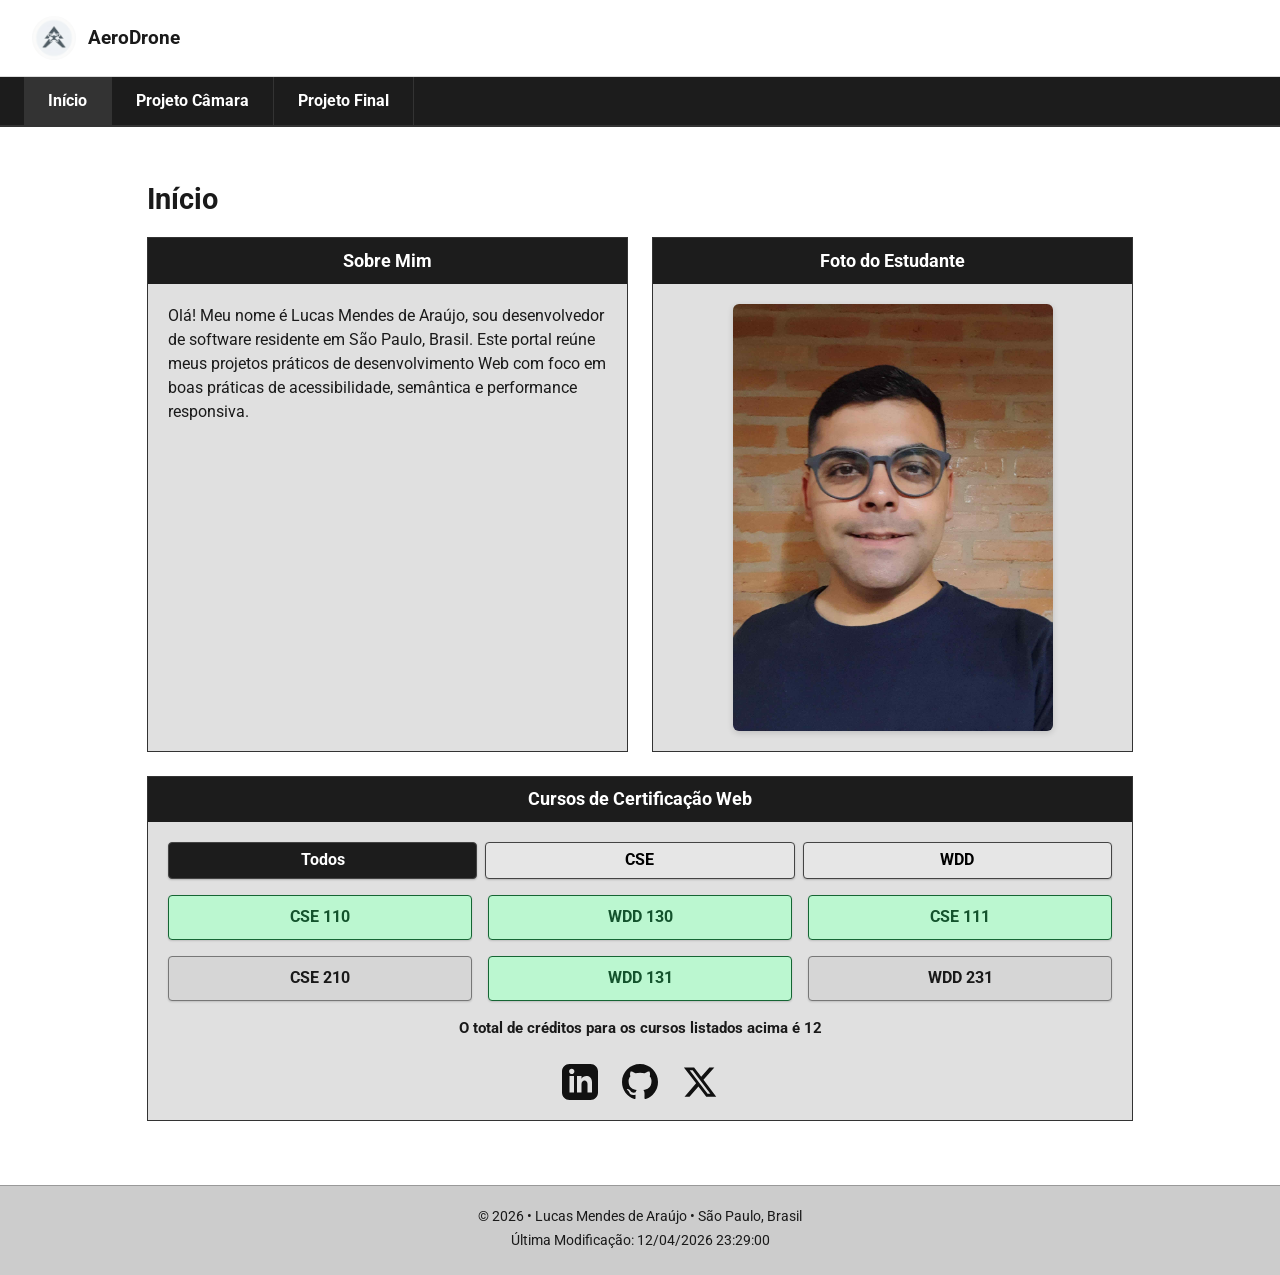
<file: index.html>
<!DOCTYPE html>
<html lang="pt-BR">
<head>
  <meta charset="UTF-8">
  <meta name="viewport" content="width=device-width, initial-scale=1.0">
  <title>Página Inicial - AeroDrone</title>
  <meta name="description" content="Página inicial do curso WDD 231 com perfil e listagem de certificados de cursos de Lucas Mendes de Araújo.">
  <meta name="author" content="Lucas Mendes de Araújo">
  <meta property="og:title" content="Página Inicial - AeroDrone">
  <meta property="og:description" content="Página inicial do curso WDD 231 com perfil e listagem de certificados de cursos de Lucas Mendes de Araújo.">
  <meta property="og:image" content="https://seusite.github.io/wdd231/imagens/perfil.jpg">
  <meta property="og:url" content="https://seusite.github.io/wdd231/index.html">

  <link rel="preconnect" href="https://fonts.googleapis.com">
  <link rel="preconnect" href="https://fonts.gstatic.com" crossorigin>
  <link rel="preload" as="style" href="https://fonts.googleapis.com/css2?family=Roboto:wght@400;700&display=swap">
  <link rel="stylesheet" href="https://fonts.googleapis.com/css2?family=Roboto:wght@400;700&display=swap" media="print" onload="this.media='all'">
  <noscript>
    <link rel="stylesheet" href="https://fonts.googleapis.com/css2?family=Roboto:wght@400;700&display=swap">
  </noscript>

  <link rel="stylesheet" href="estilos/normalize.css">
  <link rel="stylesheet" href="estilos/telas-pequenas.css">
  <link rel="stylesheet" href="estilos/telas-grandes.css" media="(min-width: 768px)">
  <link rel="icon" href="favicon.ico">

  <script src="scripts/navegacao.js" defer></script>
  <script src="scripts/data.js" defer></script>
  <script src="scripts/curso.js" defer></script>
</head>
<body>
  <header>
    <div class="topo-header">
      <div class="logo-container">
        <img src="imagens/aerodrone.jpg" alt="Logótipo AeroDrone" width="44" height="44">
        <span>AeroDrone</span>
      </div>
      <button id="menu-hamburguer" aria-label="Alternar menu de navegação">&#9776;</button>
    </div>
    <nav id="menu-navegacao">
      <a href="index.html" class="ativo">Início</a>
      <a href="#">Projeto Câmara</a>
      <a href="#">Projeto Final</a>
    </nav>
  </header>

  <main>
    <h1>Início</h1>

    <div class="grade-conteudo">
      <section class="painel painel-sobre">
        <h2 class="cabecalho-faixa">Sobre Mim</h2>
        <div class="corpo-painel">
          <p>Olá! Meu nome é Lucas Mendes de Araújo, sou desenvolvedor de software residente em São Paulo, Brasil. Este portal reúne meus projetos práticos de desenvolvimento Web com foco em boas práticas de acessibilidade, semântica e performance responsiva.</p>
        </div>
      </section>

      <section class="painel painel-foto">
        <h2 class="cabecalho-faixa">Foto do Estudante</h2>
        <div class="corpo-painel corpo-foto">
          <img src="imagens/perfil.jpg" alt="Fotografia de Lucas Mendes de Araújo" width="300" height="400" loading="lazy">
        </div>
      </section>

      <section class="painel painel-certificados">
        <h2 class="cabecalho-faixa">Cursos de Certificação Web</h2>
        <div class="corpo-painel corpo-certificados">
          <div class="filtros-cursos">
            <button id="btn-todos" class="btn-filtro ativo">Todos</button>
            <button id="btn-cse" class="btn-filtro">CSE</button>
            <button id="btn-wdd" class="btn-filtro">WDD</button>
          </div>

          <div id="container-cursos" class="container-cursos"></div>

          <p class="total-creditos">O total de créditos para os cursos listados acima é <span id="valor-creditos">0</span></p>

          <div class="social-links-meio">
            <a href="https://linkedin.com" target="_blank" rel="noopener noreferrer" aria-label="LinkedIn">
              <svg width="36" height="36" viewBox="0 0 24 24" fill="currentColor"><path d="M19 0h-14c-2.761 0-5 2.239-5 5v14c0 2.761 2.239 5 5 5h14c2.762 0 5-2.239 5-5v-14c0-2.761-2.238-5-5-5zm-11 19h-3v-11h3v11zm-1.5-12.268c-.966 0-1.75-.79-1.75-1.764s.784-1.764 1.75-1.764 1.75.79 1.75 1.764-.783 1.764-1.75 1.764zm13.5 12.268h-3v-5.604c0-3.368-4-3.113-4 0v5.604h-3v-11h3v1.765c1.396-2.586 7-2.777 7 2.476v6.759z"/></svg>
            </a>
            <a href="https://github.com" target="_blank" rel="noopener noreferrer" aria-label="GitHub">
              <svg width="36" height="36" viewBox="0 0 24 24" fill="currentColor"><path d="M12 0C5.37 0 0 5.37 0 12c0 5.31 3.435 9.795 8.205 11.385.6.105.825-.255.825-.57 0-.285-.015-1.23-.015-2.235-3.015.555-3.795-.735-4.035-1.41-.135-.345-.72-1.41-1.23-1.695-.42-.225-1.02-.78-.015-.795.945-.015 1.62.87 1.845 1.23 1.08 1.815 2.805 1.305 3.495.99.105-.78.42-1.305.765-1.605-2.67-.3-5.46-1.335-5.46-5.925 0-1.305.465-2.385 1.23-3.225-.12-.3-.54-1.53.12-3.18 0 0 1.005-.315 3.3 1.23.96-.27 1.98-.405 3-.405s2.04.135 3 .405c2.295-1.56 3.3-1.23 3.3-1.23.66 1.65.24 2.88.12 3.18.765.84 1.23 1.905 1.23 3.225 0 4.605-2.805 5.625-5.475 5.925.435.375.81 1.095.81 2.22 0 1.605-.015 2.895-.015 3.3 0 .315.225.69.825.57A12.02 12.02 0 0024 12c0-6.63-5.37-12-12-12z"/></svg>
            </a>
            <a href="https://x.com" target="_blank" rel="noopener noreferrer" aria-label="X">
              <svg width="36" height="36" viewBox="0 0 24 24" fill="currentColor"><path d="M18.244 2.25h3.308l-7.227 8.26 8.502 11.24H16.17l-5.214-6.817L4.99 21.75H1.68l7.73-8.835L1.254 2.25H8.08l4.713 6.231zm-1.161 17.52h1.833L7.084 4.126H5.117z"/></svg>
            </a>
          </div>
        </div>
      </section>
    </div>
  </main>

  <footer>
    <p>&copy; <span id="anoAtual"></span> • Lucas Mendes de Araújo • São Paulo, Brasil</p>
    <p id="ultimaModificacao"></p>
  </footer>
</body>
</html>
</file>
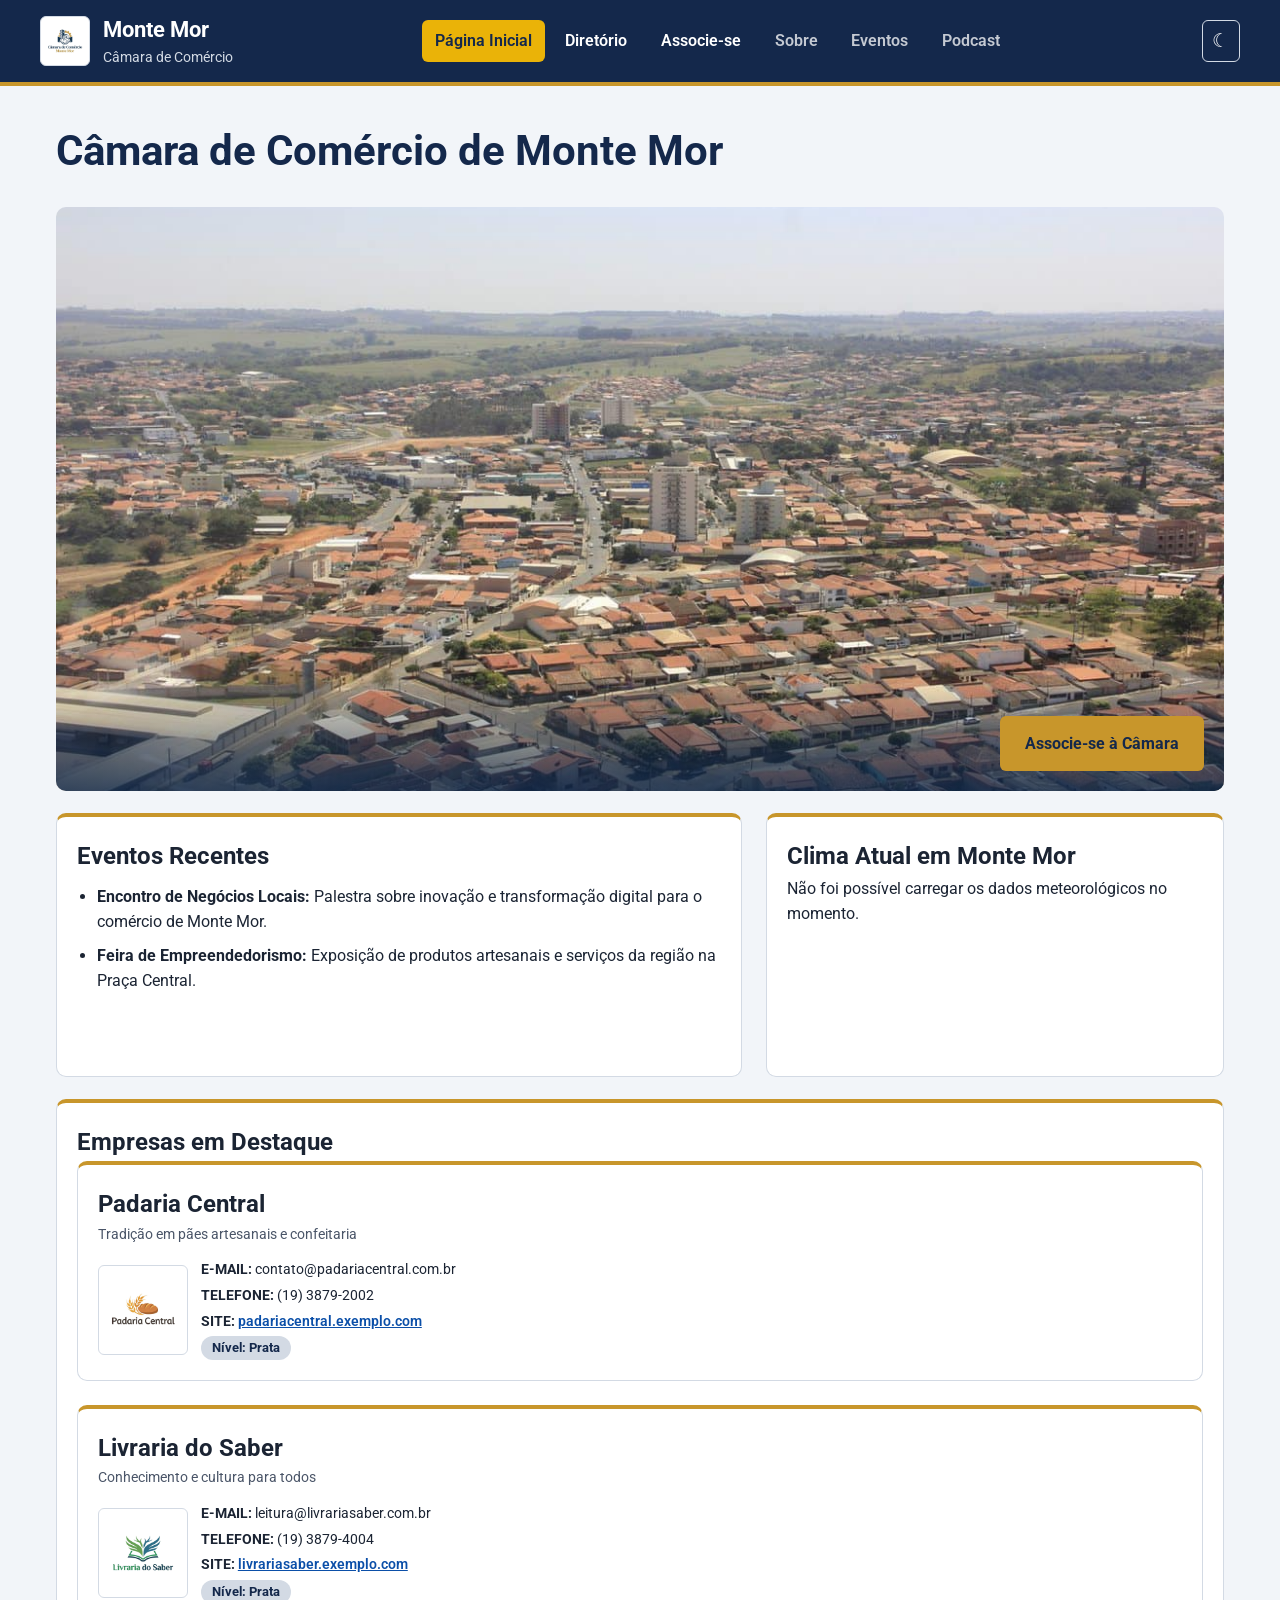
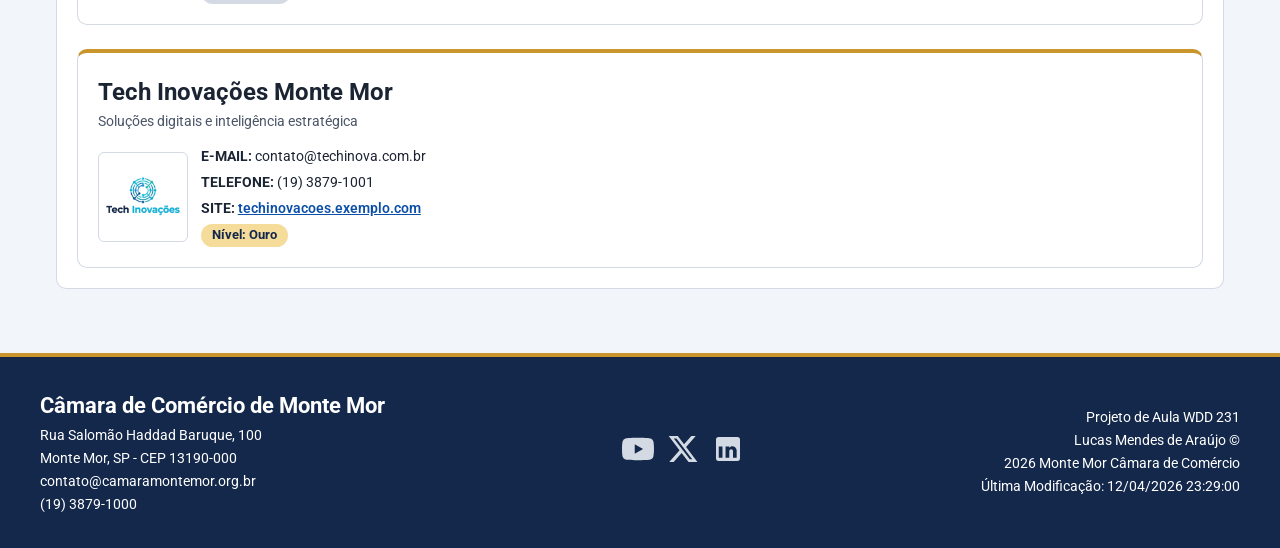
<file: camara/index.html>
<!DOCTYPE html>
<html lang="pt-BR">
<head>
  <meta charset="UTF-8">
  <meta name="viewport" content="width=device-width, initial-scale=1.0">
  <title>Página Inicial | Câmara de Comércio de Monte Mor</title>
  <meta name="description" content="Página oficial da Câmara de Comércio de Monte Mor. Conheça as empresas locais, eventos em destaque e previsões climáticas atualizadas.">
  <meta name="author" content="Lucas Mendes de Araújo">

  <link rel="icon" href="imagens/camara.ico" type="image/x-icon">
  <link rel="preload" as="image" href="imagens/hero.jpg" fetchpriority="high">

  <link rel="preconnect" href="https://fonts.googleapis.com">
  <link rel="preconnect" href="https://fonts.gstatic.com" crossorigin>
  <link href="https://fonts.googleapis.com/css2?family=Roboto:wght@400;600;700&display=swap" rel="stylesheet" media="print" onload="this.media='all'">
  <noscript>
    <link href="https://fonts.googleapis.com/css2?family=Roboto:wght@400;600;700&display=swap" rel="stylesheet">
  </noscript>

  <meta property="og:title" content="Página Inicial | Câmara de Comércio de Monte Mor">
  <meta property="og:description" content="Página oficial da Câmara de Comércio de Monte Mor. Conheça as empresas locais, eventos em destaque e previsões climáticas atualizadas.">
  <meta property="og:image" content="https://zlucme.github.io/wdd231/camara/imagens/camara-og.jpg">
  <meta property="og:image:width" content="1200">
  <meta property="og:image:height" content="630">
  <meta property="og:url" content="https://zlucme.github.io/wdd231/camara/index.html">
  <meta property="og:type" content="website">
  <meta property="og:site_name" content="Câmara de Comércio de Monte Mor">

  <meta name="twitter:card" content="summary_large_image">
  <meta name="twitter:title" content="Página Inicial | Câmara de Comércio de Monte Mor">
  <meta name="twitter:description" content="Página oficial da Câmara de Comércio de Monte Mor. Conheça as empresas locais, eventos em destaque e previsões climáticas atualizadas.">
  <meta name="twitter:image" content="https://zlucme.github.io/wdd231/camara/imagens/camara-og.jpg">

  <link rel="stylesheet" href="estilos/telas-pequenas.css">
  <link rel="stylesheet" href="estilos/telas-grandes.css" media="(min-width: 768px)">

  <script src="scripts/index.js" defer></script>
</head>
<body>
  <header>
    <div class="header-container">
      <div class="marca">
        <img src="imagens/camara.jpg" alt="Logótipo da Câmara de Comércio de Monte Mor" class="logo-camara" width="50" height="50">
        <div class="marca-texto">
          <span class="nome-camara">Monte Mor</span>
          <span class="subtitulo-camara">Câmara de Comércio</span>
        </div>
      </div>

      <div class="controles-cabecalho">
        <button id="modo-escuro" aria-label="Alternar tema claro e escuro">&#9790;</button>
        <button id="btn-hamburguer" aria-label="Abrir menu de navegação">&#9776;</button>
      </div>

      <nav id="menu-navegacao" aria-label="Navegação principal">
        <ul id="lista-menu">
          <li><a href="index.html" class="active" aria-current="page">Página Inicial</a></li>
          <li><a href="diretorio.html">Diretório</a></li>
          <li><a href="associacao.html">Associe-se</a></li>
          <li><a role="link" title="Em breve" aria-disabled="true">Sobre</a></li>
          <li><a role="link" title="Em breve" aria-disabled="true">Eventos</a></li>
          <li><a role="link" title="Em breve" aria-disabled="true">Podcast</a></li>
        </ul>
      </nav>
    </div>
  </header>

  <main>
    <h1>Câmara de Comércio de Monte Mor</h1>

    <div class="heroi-container">
      <img src="imagens/hero.jpg" alt="Vista panorâmica e comércio de Monte Mor" class="imagem-heroi" width="1200" height="600" fetchpriority="high" decoding="async">
      <a href="associacao.html" class="botao-cta">Associe-se à Câmara</a>
    </div>

    <div class="conteudo-principal-grid">
      <section class="painel-secao eventos-recentes">
        <h2>Eventos Recentes</h2>
        <ul>
          <li><strong>Encontro de Negócios Locais:</strong> Palestra sobre inovação e transformação digital para o comércio de Monte Mor.</li>
          <li><strong>Feira de Empreendedorismo:</strong> Exposição de produtos artesanais e serviços da região na Praça Central.</li>
        </ul>
      </section>

      <section class="painel-secao clima-secao">
        <h2>Clima Atual em Monte Mor</h2>
        <div id="clima-container">
          <p id="clima-carregando">Carregando dados meteorológicos...</p>
        </div>
      </section>
    </div>

    <section class="painel-secao empresas-destaque">
      <h2>Empresas em Destaque</h2>
      <div id="destaques-container" class="grid"></div>
    </section>
  </main>

  <footer>
    <div class="footer-bloco footer-contato">
      <h2>Câmara de Comércio de Monte Mor</h2>
      <p>Rua Salomão Haddad Baruque, 100</p>
      <p>Monte Mor, SP - CEP 13190-000</p>
      <p>contato@camaramontemor.org.br</p>
      <p>(19) 3879-1000</p>
    </div>

    <div class="footer-bloco footer-redes">
      <a href="https://youtube.com" target="_blank" rel="noopener noreferrer" aria-label="Acessar nosso canal no YouTube">
        <svg viewBox="0 0 24 24" class="icone-rede" aria-hidden="true"><path fill="currentColor" d="M23.498 6.186a3.016 3.016 0 0 0-2.122-2.136C19.505 3.545 12 3.545 12 3.545s-7.505 0-9.377.505A3.017 3.017 0 0 0 .502 6.186C0 8.07 0 12 0 12s0 3.93.502 5.814a3.016 3.016 0 0 0 2.122 2.136c1.871.505 9.376.505 9.376.505s7.505 0 9.377-.505a3.015 3.015 0 0 0 2.122-2.136C24 15.93 24 12 24 12s0-3.93-.502-5.814zM9.545 15.568V8.432L15.818 12l-6.273 3.568z"/></svg>
      </a>
      <a href="https://x.com" target="_blank" rel="noopener noreferrer" aria-label="Acessar nosso perfil no X">
        <svg viewBox="0 0 24 24" class="icone-rede" aria-hidden="true"><path fill="currentColor" d="M18.244 2.25h3.308l-7.227 8.26 8.502 11.24H16.17l-5.214-6.817L4.99 21.75H1.68l7.73-8.835L1.254 2.25H8.08l4.713 6.231zm-1.161 17.52h1.833L7.084 4.126H5.117z"/></svg>
      </a>
      <a href="https://linkedin.com" target="_blank" rel="noopener noreferrer" aria-label="Acessar nosso perfil no LinkedIn">
        <svg viewBox="0 0 24 24" class="icone-rede" aria-hidden="true"><path fill="currentColor" d="M19 3a2 2 0 0 1 2 2v14a2 2 0 0 1-2 2H5a2 2 0 0 1-2-2V5a2 2 0 0 1 2-2h14m-.5 15.5v-5.3a3.26 3.26 0 0 0-3.26-3.26c-.85 0-1.84.52-2.28 1.3v-1.11h-2.79v8.37h2.79v-4.93c0-.77.62-1.4 1.39-1.4a1.4 1.4 0 0 1 1.4 1.4v4.93h2.75M6.46 8.76c-.95 0-1.72-.77-1.72-1.72s.77-1.72 1.72-1.72 1.72.77 1.72 1.72-.77 1.72-1.72 1.72m1.4 9.74v-8.37H5.06v8.37z"/></svg>
      </a>
    </div>

    <div class="footer-bloco footer-desenvolvimento">
      <p>Projeto de Aula WDD 231</p>
      <p>Lucas Mendes de Araújo &copy;</p>
      <p><span id="ano-copyright"></span> Monte Mor Câmara de Comércio</p>
      <p>Última Modificação: <span id="ultima-modificacao"></span></p>
    </div>
  </footer>
</body>
</html>
</file>
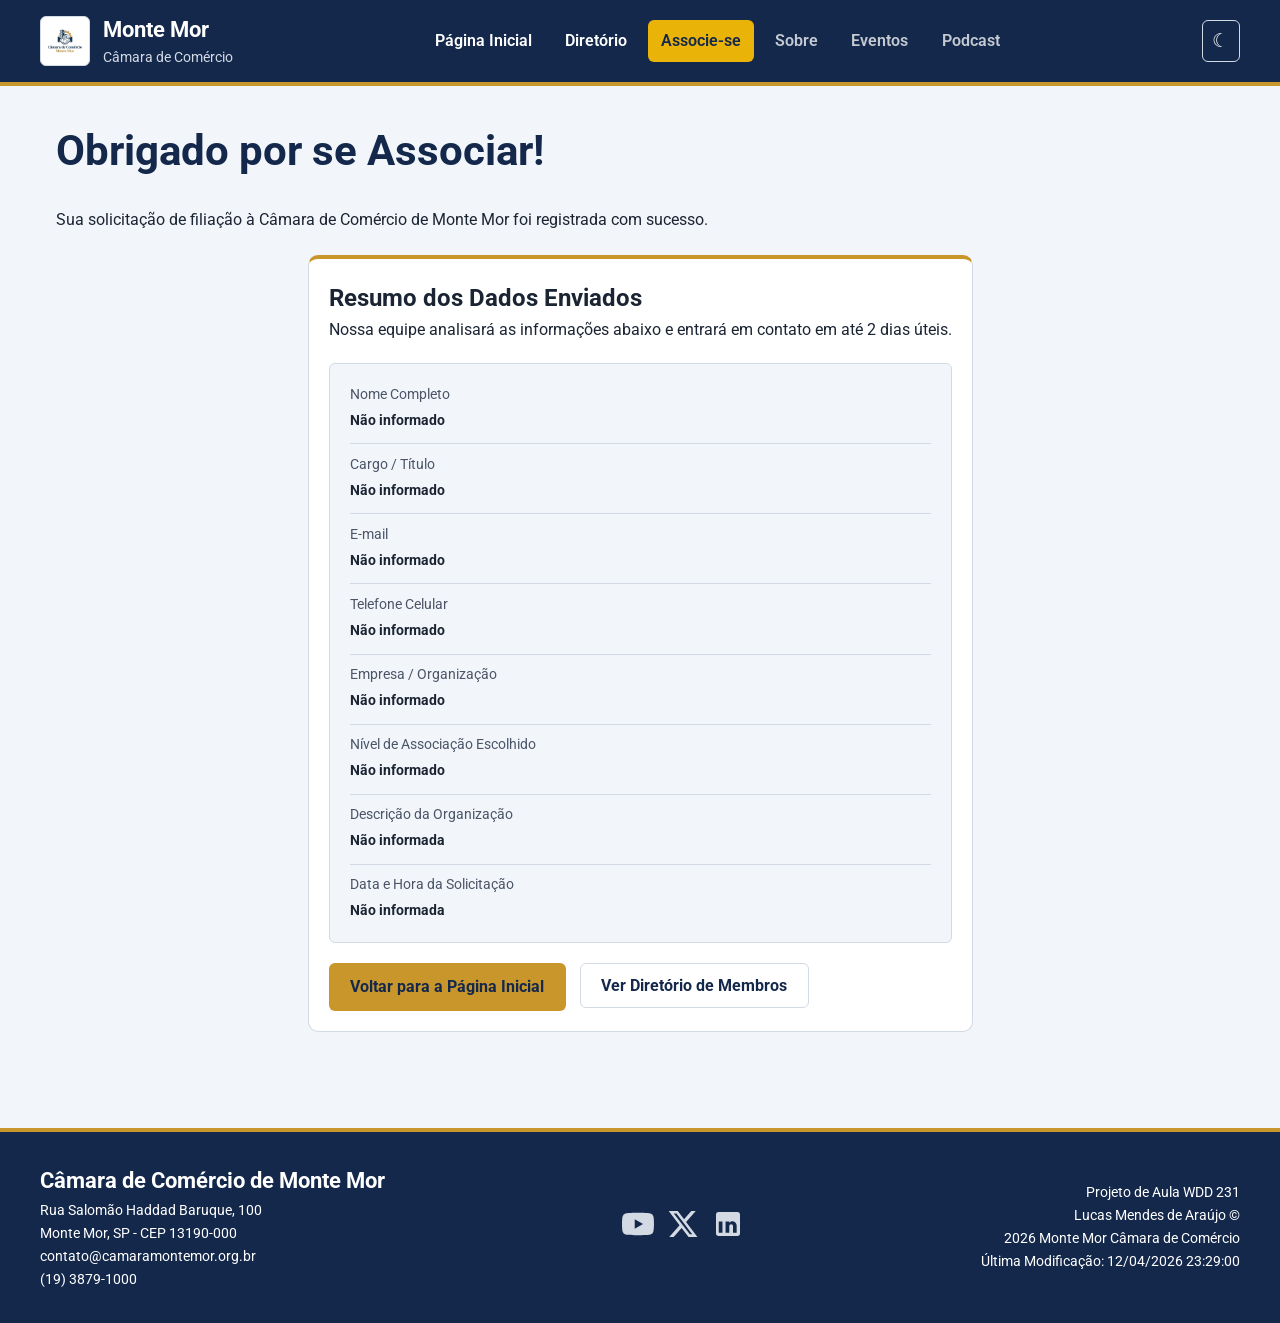
<file: camara/agradecimento.html>
<!DOCTYPE html>
<html lang="pt-BR">
<head>
  <meta charset="UTF-8">
  <meta name="viewport" content="width=device-width, initial-scale=1.0">
  <title>Solicitação Recebida | Câmara de Comércio de Monte Mor</title>
  <meta name="description" content="Confirmação de envio da solicitação de associação à Câmara de Comércio de Monte Mor.">
  <meta name="author" content="Lucas Mendes de Araújo">

  <link rel="icon" href="imagens/camara.ico" type="image/x-icon">

  <link rel="preconnect" href="https://fonts.googleapis.com">
  <link rel="preconnect" href="https://fonts.gstatic.com" crossorigin>
  <link href="https://fonts.googleapis.com/css2?family=Roboto:wght@400;600;700&display=swap" rel="stylesheet" media="print" onload="this.media='all'">
  <noscript>
    <link href="https://fonts.googleapis.com/css2?family=Roboto:wght@400;600;700&display=swap" rel="stylesheet">
  </noscript>

  <link rel="stylesheet" href="estilos/normalize.css">
  <link rel="stylesheet" href="estilos/telas-pequenas.css">
  <link rel="stylesheet" href="estilos/telas-grandes.css">

  <script src="scripts/associacao.js" defer></script>
</head>
<body>
  <header>
    <div class="header-container">
      <div class="marca">
        <img src="imagens/camara.jpg" alt="Logótipo da Câmara de Comércio de Monte Mor" class="logo-camara" width="50" height="50">
        <div class="marca-texto">
          <span class="nome-camara">Monte Mor</span>
          <span class="subtitulo-camara">Câmara de Comércio</span>
        </div>
      </div>

      <div class="controles-cabecalho">
        <button id="modo-escuro" aria-label="Alternar tema claro e escuro">&#9790;</button>
        <button id="btn-hamburguer" aria-label="Abrir menu de navegação">&#9776;</button>
      </div>

      <nav id="menu-navegacao" aria-label="Navegação principal">
        <ul id="lista-menu">
          <li><a href="index.html">Página Inicial</a></li>
          <li><a href="diretorio.html">Diretório</a></li>
          <li><a href="associacao.html" class="active">Associe-se</a></li>
          <li><a role="link" title="Em breve" aria-disabled="true">Sobre</a></li>
          <li><a role="link" title="Em breve" aria-disabled="true">Eventos</a></li>
          <li><a role="link" title="Em breve" aria-disabled="true">Podcast</a></li>
        </ul>
      </nav>
    </div>
  </header>

  <main>
    <h1>Obrigado por se Associar!</h1>
    <p class="intro">Sua solicitação de filiação à Câmara de Comércio de Monte Mor foi registrada com sucesso.</p>

    <section class="painel-secao painel-confirmacao" aria-labelledby="titulo-resumo">
      <h2 id="titulo-resumo">Resumo dos Dados Enviados</h2>
      <p>Nossa equipe analisará as informações abaixo e entrará em contato em até 2 dias úteis.</p>

      <dl id="resumo-associacao" class="lista-resumo">
        <div class="item-resumo">
          <dt>Nome Completo</dt>
          <dd id="resumo-nome">—</dd>
        </div>
        <div class="item-resumo">
          <dt>Cargo / Título</dt>
          <dd id="resumo-cargo">—</dd>
        </div>
        <div class="item-resumo">
          <dt>E-mail</dt>
          <dd id="resumo-email">—</dd>
        </div>
        <div class="item-resumo">
          <dt>Telefone Celular</dt>
          <dd id="resumo-telefone">—</dd>
        </div>
        <div class="item-resumo">
          <dt>Empresa / Organização</dt>
          <dd id="resumo-empresa">—</dd>
        </div>
        <div class="item-resumo">
          <dt>Nível de Associação Escolhido</dt>
          <dd id="resumo-nivel">—</dd>
        </div>
        <div class="item-resumo">
          <dt>Descrição da Organização</dt>
          <dd id="resumo-descricao">—</dd>
        </div>
        <div class="item-resumo">
          <dt>Data e Hora da Solicitação</dt>
          <dd id="resumo-timestamp">—</dd>
        </div>
      </dl>

      <div class="acoes-confirmacao">
        <a href="index.html" class="botao-voltar">Voltar para a Página Inicial</a>
        <a href="diretorio.html" class="botao-secundario">Ver Diretório de Membros</a>
      </div>
    </section>
  </main>

  <footer>
    <div class="footer-bloco footer-contato">
      <h2>Câmara de Comércio de Monte Mor</h2>
      <p>Rua Salomão Haddad Baruque, 100</p>
      <p>Monte Mor, SP - CEP 13190-000</p>
      <p>contato@camaramontemor.org.br</p>
      <p>(19) 3879-1000</p>
    </div>

    <div class="footer-bloco footer-redes">
      <a href="https://youtube.com" target="_blank" rel="noopener noreferrer" aria-label="Acessar nosso canal no YouTube">
        <svg viewBox="0 0 24 24" class="icone-rede" aria-hidden="true"><path fill="currentColor" d="M23.498 6.186a3.016 3.016 0 0 0-2.122-2.136C19.505 3.545 12 3.545 12 3.545s-7.505 0-9.377.505A3.017 3.017 0 0 0 .502 6.186C0 8.07 0 12 0 12s0 3.93.502 5.814a3.016 3.016 0 0 0 2.122 2.136c1.871.505 9.376.505 9.376.505s7.505 0 9.377-.505a3.015 3.015 0 0 0 2.122-2.136C24 15.93 24 12 24 12s0-3.93-.502-5.814zM9.545 15.568V8.432L15.818 12l-6.273 3.568z"/></svg>
      </a>
      <a href="https://x.com" target="_blank" rel="noopener noreferrer" aria-label="Acessar nosso perfil no X">
        <svg viewBox="0 0 24 24" class="icone-rede" aria-hidden="true"><path fill="currentColor" d="M18.244 2.25h3.308l-7.227 8.26 8.502 11.24H16.17l-5.214-6.817L4.99 21.75H1.68l7.73-8.835L1.254 2.25H8.08l4.713 6.231zm-1.161 17.52h1.833L7.084 4.126H5.117z"/></svg>
      </a>
      <a href="https://linkedin.com" target="_blank" rel="noopener noreferrer" aria-label="Acessar nosso perfil no LinkedIn">
        <svg viewBox="0 0 24 24" class="icone-rede" aria-hidden="true"><path fill="currentColor" d="M19 3a2 2 0 0 1 2 2v14a2 2 0 0 1-2 2H5a2 2 0 0 1-2-2V5a2 2 0 0 1 2-2h14m-.5 15.5v-5.3a3.26 3.26 0 0 0-3.26-3.26c-.85 0-1.84.52-2.28 1.3v-1.11h-2.79v8.37h2.79v-4.93c0-.77.62-1.4 1.39-1.4a1.4 1.4 0 0 1 1.4 1.4v4.93h2.75M6.46 8.76c-.95 0-1.72-.77-1.72-1.72s.77-1.72 1.72-1.72 1.72.77 1.72 1.72-.77 1.72-1.72 1.72m1.4 9.74v-8.37H5.06v8.37z"/></svg>
      </a>
    </div>

    <div class="footer-bloco footer-desenvolvimento">
      <p>Projeto de Aula WDD 231</p>
      <p>Lucas Mendes de Araújo &copy;</p>
      <p><span id="ano-copyright"></span> Monte Mor Câmara de Comércio</p>
      <p>Última Modificação: <span id="ultima-modificacao"></span></p>
    </div>
  </footer>
</body>
</html>
</file>
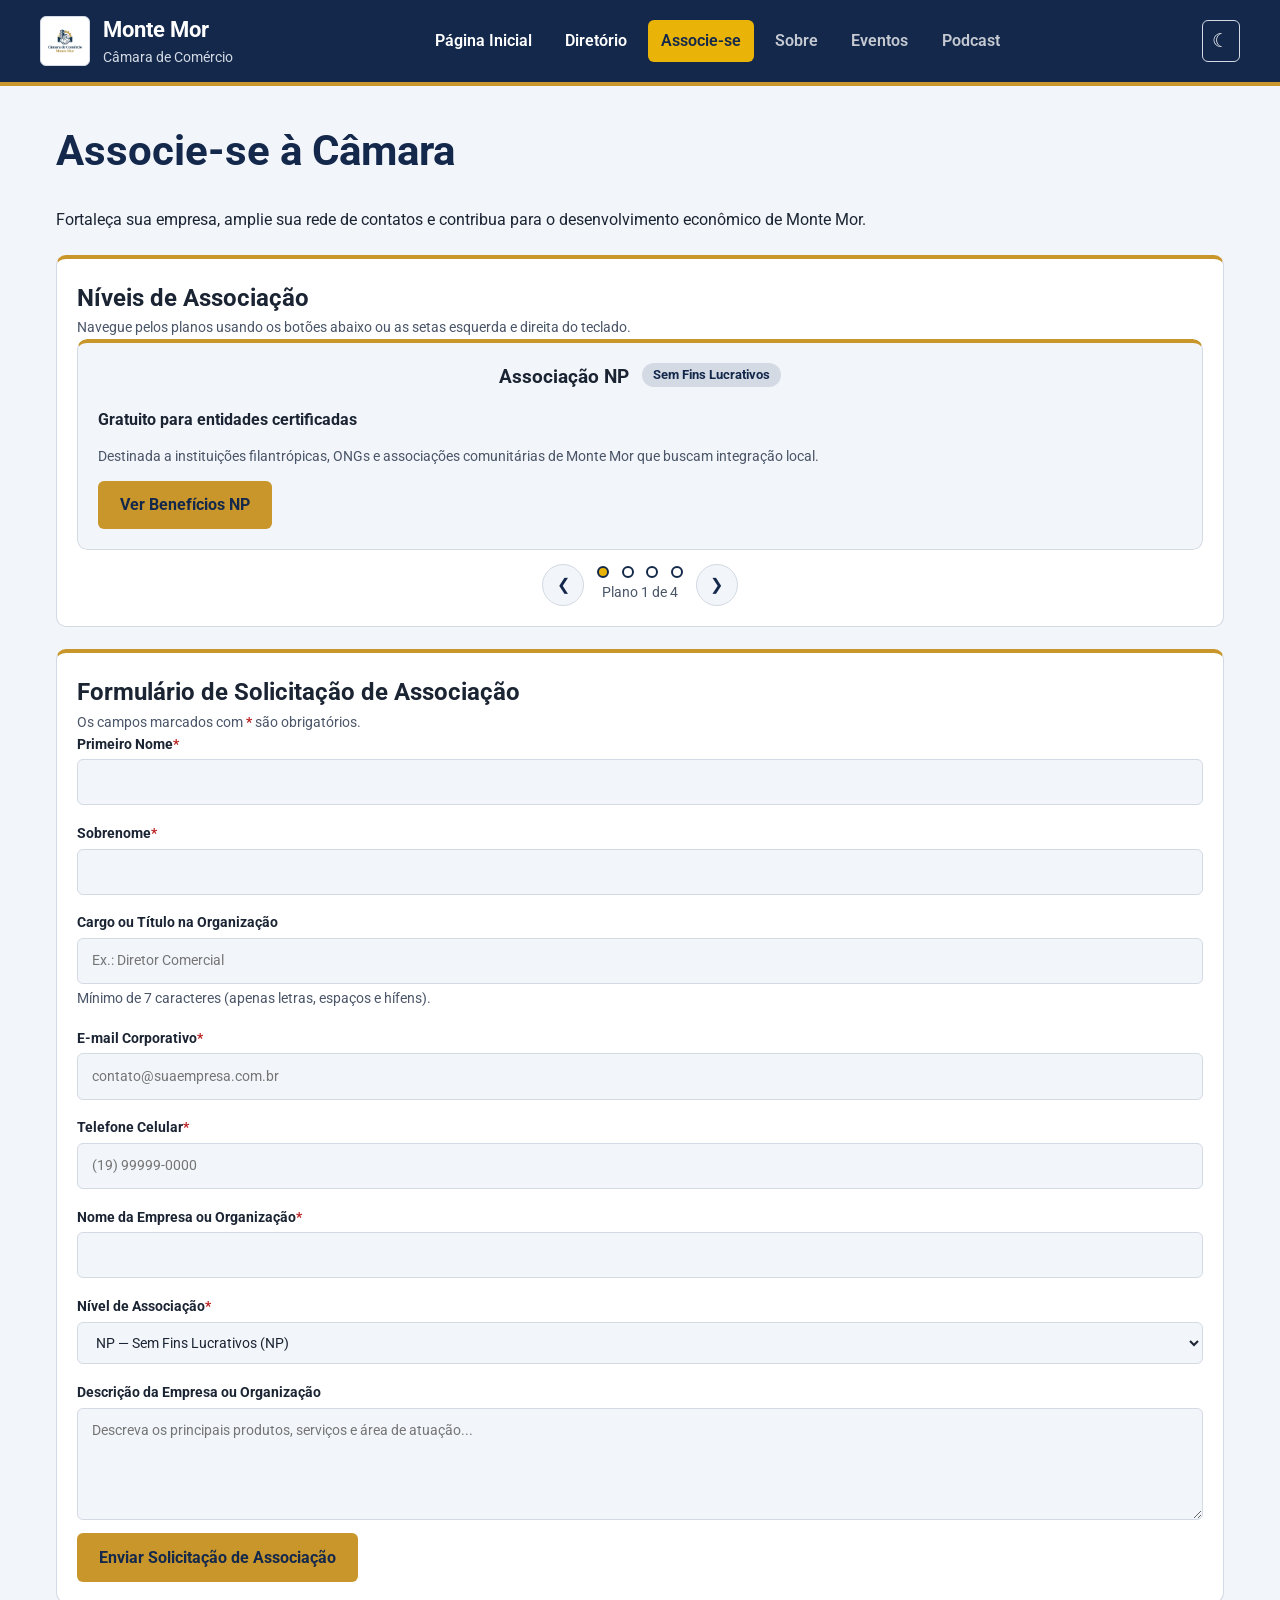
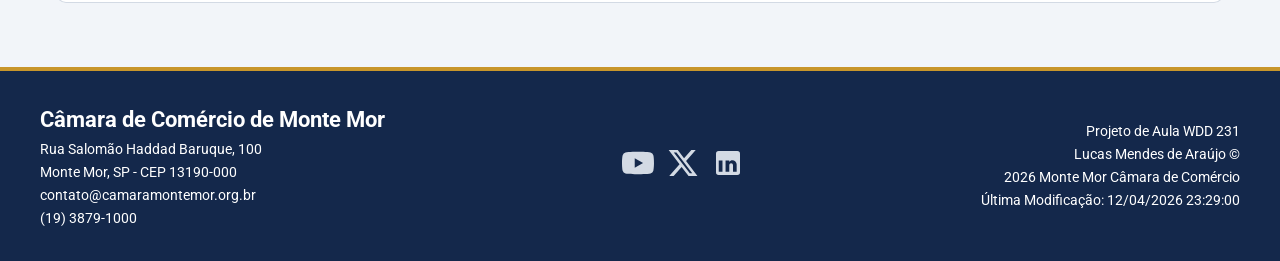
<file: camara/associacao.html>
<!DOCTYPE html>
<html lang="pt-BR">
<head>
  <meta charset="UTF-8">
  <meta name="viewport" content="width=device-width, initial-scale=1.0">
  <title>Associe-se à Câmara | Câmara de Comércio de Monte Mor</title>
  <meta name="description" content="Faça parte da Câmara de Comércio de Monte Mor. Preencha o formulário de associação e conheça os benefícios dos planos NP, Bronze, Prata e Ouro.">
  <meta name="author" content="Lucas Mendes de Araújo">

  <link rel="icon" href="imagens/camara.ico" type="image/x-icon">
  <link rel="preload" as="image" href="imagens/camara.jpg">

  <link rel="preconnect" href="https://fonts.googleapis.com">
  <link rel="preconnect" href="https://fonts.gstatic.com" crossorigin>
  <link href="https://fonts.googleapis.com/css2?family=Roboto:wght@400;600;700&display=swap" rel="stylesheet" media="print" onload="this.media='all'">
  <noscript>
    <link href="https://fonts.googleapis.com/css2?family=Roboto:wght@400;600;700&display=swap" rel="stylesheet">
  </noscript>

  <meta property="og:title" content="Associe-se à Câmara | Câmara de Comércio de Monte Mor">
  <meta property="og:description" content="Faça parte da Câmara de Comércio de Monte Mor. Preencha o formulário de associação e impulsione o seu negócio local.">
  <meta property="og:image" content="https://zlucme.github.io/wdd231/camara/imagens/camara-og.jpg">
  <meta property="og:image:width" content="1200">
  <meta property="og:image:height" content="630">
  <meta property="og:url" content="https://zlucme.github.io/wdd231/camara/associacao.html">
  <meta property="og:type" content="website">
  <meta property="og:site_name" content="Câmara de Comércio de Monte Mor">

  <meta name="twitter:card" content="summary_large_image">
  <meta name="twitter:title" content="Associe-se à Câmara | Câmara de Comércio de Monte Mor">
  <meta name="twitter:description" content="Faça parte da Câmara de Comércio de Monte Mor. Preencha o formulário de associação e impulsione o seu negócio local.">
  <meta name="twitter:image" content="https://zlucme.github.io/wdd231/camara/imagens/camara-og.jpg">

  <link rel="stylesheet" href="estilos/telas-pequenas.css">
  <link rel="stylesheet" href="estilos/telas-grandes.css" media="(min-width: 768px)">

  <script src="scripts/associacao.js" defer></script>
</head>
<body>
  <header>
    <div class="header-container">
      <div class="marca">
        <img src="imagens/camara.jpg" alt="Logótipo da Câmara de Comércio de Monte Mor" class="logo-camara" width="50" height="50">
        <div class="marca-texto">
          <span class="nome-camara">Monte Mor</span>
          <span class="subtitulo-camara">Câmara de Comércio</span>
        </div>
      </div>

      <div class="controles-cabecalho">
        <button id="modo-escuro" aria-label="Alternar tema claro e escuro">&#9790;</button>
        <button id="btn-hamburguer" aria-label="Abrir menu de navegação">&#9776;</button>
      </div>

      <nav id="menu-navegacao" aria-label="Navegação principal">
        <ul id="lista-menu">
          <li><a href="index.html">Página Inicial</a></li>
          <li><a href="diretorio.html">Diretório</a></li>
          <li><a href="associacao.html" class="active" aria-current="page">Associe-se</a></li>
          <li><a role="link" title="Em breve" aria-disabled="true">Sobre</a></li>
          <li><a role="link" title="Em breve" aria-disabled="true">Eventos</a></li>
          <li><a role="link" title="Em breve" aria-disabled="true">Podcast</a></li>
        </ul>
      </nav>
    </div>
  </header>

  <main>
    <h1>Associe-se à Câmara</h1>
    <p class="intro">Fortaleça sua empresa, amplie sua rede de contatos e contribua para o desenvolvimento econômico de Monte Mor.</p>

    <section class="painel-secao" aria-labelledby="titulo-niveis">
      <h2 id="titulo-niveis">Níveis de Associação</h2>
      <p class="slogan">Navegue pelos planos usando os botões abaixo ou as setas esquerda e direita do teclado.</p>

      <div
        id="carrossel-niveis"
        class="carrossel-niveis"
        role="region"
        aria-roledescription="carrossel"
        aria-label="Planos de associação da Câmara"
        tabindex="0">
        <div class="carrossel-janela">
          <div id="trilho-niveis" class="grade-niveis" data-slide="0" aria-live="polite">
            <article
              class="cartao-membro cartao-nivel"
              aria-roledescription="slide"
              aria-label="1 de 4: Associação NP">
              <div class="cartao-nivel-topo">
                <h3>Associação NP</h3>
                <span class="nivel nivel-np">Sem Fins Lucrativos</span>
              </div>
              <p class="preco-plano">Gratuito para entidades certificadas</p>
              <p class="slogan">Destinada a instituições filantrópicas, ONGs e associações comunitárias de Monte Mor que buscam integração local.</p>
              <button type="button" class="botao-modal" data-modal="modal-np" aria-haspopup="dialog">Ver Benefícios NP</button>
            </article>

            <article
              class="cartao-membro cartao-nivel"
              aria-roledescription="slide"
              aria-label="2 de 4: Nível Bronze">
              <div class="cartao-nivel-topo">
                <h3>Nível Bronze</h3>
                <span class="nivel nivel-1">Membro Bronze</span>
              </div>
              <p class="preco-plano">R$ 90,00 / mês</p>
              <p class="slogan">Ideal para microempreendedores e pequenos comércios que buscam presença oficial no diretório e networking.</p>
              <button type="button" class="botao-modal" data-modal="modal-bronze" aria-haspopup="dialog">Ver Benefícios Bronze</button>
            </article>

            <article
              class="cartao-membro cartao-nivel"
              aria-roledescription="slide"
              aria-label="3 de 4: Nível Prata">
              <div class="cartao-nivel-topo">
                <h3>Nível Prata</h3>
                <span class="nivel nivel-2">Nível: Prata</span>
              </div>
              <p class="preco-plano">R$ 180,00 / mês</p>
              <p class="slogan">Para empresas em crescimento que desejam capacitação, descontos em eventos e destaque rotativo na página inicial.</p>
              <button type="button" class="botao-modal" data-modal="modal-prata" aria-haspopup="dialog">Ver Benefícios Prata</button>
            </article>

            <article
              class="cartao-membro cartao-nivel"
              aria-roledescription="slide"
              aria-label="4 de 4: Nível Ouro">
              <div class="cartao-nivel-topo">
                <h3>Nível Ouro</h3>
                <span class="nivel nivel-3">Nível: Ouro</span>
              </div>
              <p class="preco-plano">R$ 320,00 / mês</p>
              <p class="slogan">Visibilidade máxima, patrocínio prioritário em feiras locais, assessoria consultiva e participação em comitês estratégicos.</p>
              <button type="button" class="botao-modal" data-modal="modal-ouro" aria-haspopup="dialog">Ver Benefícios Ouro</button>
            </article>
          </div>
        </div>

        <div class="carrossel-controles">
          <button type="button" id="btn-nivel-anterior" class="botao-carrossel" aria-label="Plano anterior">&#10094;</button>

          <div class="carrossel-paginacao">
            <div class="carrossel-indicadores" role="group" aria-label="Selecionar plano diretamente">
              <button type="button" class="indicador-carrossel ativo" data-indice="0" aria-label="Plano 1: Associação NP" aria-current="true"></button>
              <button type="button" class="indicador-carrossel" data-indice="1" aria-label="Plano 2: Nível Bronze"></button>
              <button type="button" class="indicador-carrossel" data-indice="2" aria-label="Plano 3: Nível Prata"></button>
              <button type="button" class="indicador-carrossel" data-indice="3" aria-label="Plano 4: Nível Ouro"></button>
            </div>
            <span id="contador-carrossel" class="contador-carrossel" aria-live="polite">Plano 1 de 4</span>
          </div>

          <button type="button" id="btn-nivel-proximo" class="botao-carrossel" aria-label="Próximo plano">&#10095;</button>
        </div>
      </div>
    </section>

    <section class="painel-secao" aria-labelledby="titulo-formulario">
      <h2 id="titulo-formulario">Formulário de Solicitação de Associação</h2>
      <p class="dica-campo">Os campos marcados com <span class="obrigatorio" aria-hidden="true">*</span> são obrigatórios.</p>

      <form id="form-associacao" class="form-associacao" method="get" action="agradecimento.html" novalidate>
        <div class="campo-grupo">
          <label for="nome">Primeiro Nome<span class="obrigatorio" aria-hidden="true">*</span></label>
          <input
            type="text"
            id="nome"
            name="nome"
            required
            autocomplete="given-name"
            title="Informe o seu primeiro nome"
            aria-describedby="erro-nome">
          <span id="erro-nome" class="erro-campo" aria-live="polite"></span>
        </div>

        <div class="campo-grupo">
          <label for="sobrenome">Sobrenome<span class="obrigatorio" aria-hidden="true">*</span></label>
          <input
            type="text"
            id="sobrenome"
            name="sobrenome"
            required
            autocomplete="family-name"
            title="Informe o seu sobrenome"
            aria-describedby="erro-sobrenome">
          <span id="erro-sobrenome" class="erro-campo" aria-live="polite"></span>
        </div>

        <div class="campo-grupo">
          <label for="cargo">Cargo ou Título na Organização</label>
          <input
            type="text"
            id="cargo"
            name="cargo"
            autocomplete="cargo-na-organizacao"
            pattern="[A-Za-zÀ-ÿ\s\-]{7,}"
            placeholder="Ex.: Diretor Comercial"
            title="O cargo deve ter no mínimo 7 caracteres e conter apenas letras, espaços ou hífens"
            aria-describedby="dica-cargo">
          <span id="dica-cargo" class="dica-campo">Mínimo de 7 caracteres (apenas letras, espaços e hífens).</span>
          <span id="erro-cargo" class="erro-campo" role="status" aria-live="polite"></span>
        </div>

        <div class="campo-grupo">
          <label for="email">E-mail Corporativo<span class="obrigatorio" aria-hidden="true">*</span></label>
          <input
            type="email"
            id="email"
            name="email"
            required
            autocomplete="email"
            placeholder="contato@suaempresa.com.br"
            title="Informe um endereço de e-mail válido"
            aria-describedby="erro-email">
          <span id="erro-email" class="erro-campo" aria-live="polite"></span>
        </div>

        <div class="campo-grupo">
          <label for="telefone">Telefone Celular<span class="obrigatorio" aria-hidden="true">*</span></label>
          <input
            type="tel"
            id="telefone"
            name="telefone"
            required
            autocomplete="tel"
            placeholder="(19) 99999-0000"
            title="Informe um número de telefone celular com DDD"
            aria-describedby="erro-telefone">
          <span id="erro-telefone" class="erro-campo" aria-live="polite"></span>
        </div>

        <div class="campo-grupo">
          <label for="empresa">Nome da Empresa ou Organização<span class="obrigatorio" aria-hidden="true">*</span></label>
          <input
            type="text"
            id="empresa"
            name="empresa"
            required
            autocomplete="organizacao"
            title="Informe o nome da sua empresa ou organização"
            aria-describedby="erro-empresa">
          <span id="erro-empresa" class="erro-campo" aria-live="polite"></span>
        </div>

        <div class="campo-grupo">
          <label for="nivel">Nível de Associação<span class="obrigatorio" aria-hidden="true">*</span></label>
          <select
            id="nivel"
            name="nivel"
            title="Selecione o nível de associação desejado"
            aria-describedby="erro-nivel">
            <option value="np">NP — Sem Fins Lucrativos (NP)</option>
            <option value="bronze">Nível Bronze (Bronze) — R$ 90/mês</option>
            <option value="silver">Nível Prata (Silver) — R$ 180/mês</option>
            <option value="gold">Nível Ouro (Gold) — R$ 320/mês</option>
          </select>
          <span id="erro-nivel" class="erro-campo" aria-live="polite"></span>
        </div>

        <div class="campo-grupo">
          <label for="descricao">Descrição da Empresa ou Organização</label>
          <textarea
            id="descricao"
            name="descricao"
            rows="4"
            placeholder="Descreva os principais produtos, serviços e área de atuação..."
            title="Descreva brevemente sua empresa ou organização"></textarea>
        </div>

        <input type="hidden" id="timestamp" name="timestamp">

        <button type="submit" class="botao-enviar">Enviar Solicitação de Associação</button>
      </form>
    </section>

    <dialog id="modal-np" class="modal-nivel" aria-labelledby="titulo-modal-np">
      <div class="modal-cabecalho">
        <h3 id="titulo-modal-np">Plano NP — Sem Fins Lucrativos</h3>
        <span class="nivel nivel-np">Isento</span>
      </div>
      <div class="modal-corpo">
        <p class="preco-plano">Investimento: Gratuito para entidades certificadas</p>
        <p>Benefícios incluídos nesta modalidade:</p>
        <ul>
          <li>Listagem completa no Diretório Oficial da Câmara de Comércio.</li>
          <li>Divulgação de campanhas sociais e comunitárias no boletim mensal.</li>
          <li>Acesso gratuito às palestras e encontros abertos de networking.</li>
          <li>Apoio institucional para parcerias com empresas locais.</li>
        </ul>
        <button type="button" class="botao-fechar-modal" data-fechar-modal>Fechar</button>
      </div>
    </dialog>

    <dialog id="modal-bronze" class="modal-nivel" aria-labelledby="titulo-modal-bronze">
      <div class="modal-cabecalho">
        <h3 id="titulo-modal-bronze">Plano Nível Bronze</h3>
        <span class="nivel nivel-1">Bronze</span>
      </div>
      <div class="modal-corpo">
        <p class="preco-plano">Investimento: R$ 90,00 / mês</p>
        <p>Benefícios incluídos nesta modalidade:</p>
        <ul>
          <li>Perfil empresarial completo no Diretório de Membros com link para o site.</li>
          <li>Acesso aos eventos mensais de networking empresarial em Monte Mor.</li>
          <li>15% de desconto em cursos, workshops e treinamentos da Câmara.</li>
          <li>Certificado digital e selo oficial de Membro Associado.</li>
        </ul>
        <button type="button" class="botao-fechar-modal" data-fechar-modal>Fechar</button>
      </div>
    </dialog>

    <dialog id="modal-prata" class="modal-nivel" aria-labelledby="titulo-modal-prata">
      <div class="modal-cabecalho">
        <h3 id="titulo-modal-prata">Plano Nível Prata</h3>
        <span class="nivel nivel-2">Prata</span>
      </div>
      <div class="modal-corpo">
        <p class="preco-plano">Investimento: R$ 180,00 / mês</p>
        <p>Benefícios incluídos nesta modalidade:</p>
        <ul>
          <li>Todos os benefícios do Nível Bronze.</li>
          <li>Exibição rotativa na vitrine de <strong>Empresas em Destaque</strong> na Página Inicial.</li>
          <li>30% de desconto em estandes da Feira de Empreendedorismo de Monte Mor.</li>
          <li>2 vagas gratuitas por trimestre em treinamentos de gestão e vendas.</li>
          <li>Publicação de 1 nota empresarial por semestre nas redes da Câmara.</li>
        </ul>
        <button type="button" class="botao-fechar-modal" data-fechar-modal>Fechar</button>
      </div>
    </dialog>

    <dialog id="modal-ouro" class="modal-nivel" aria-labelledby="titulo-modal-ouro">
      <div class="modal-cabecalho">
        <h3 id="titulo-modal-ouro">Plano Nível Ouro</h3>
        <span class="nivel nivel-3">Ouro</span>
      </div>
      <div class="modal-corpo">
        <p class="preco-plano">Investimento: R$ 320,00 / mês</p>
        <p>Benefícios incluídos nesta modalidade:</p>
        <ul>
          <li>Todos os benefícios dos níveis Bronze e Prata.</li>
          <li>Destaque prioritário na Página Inicial e no topo de eventos patrocinados.</li>
          <li>50% de desconto em estandes e espaço de palestra na Feira de Empreendedorismo.</li>
          <li>Participação em reuniões executivas e mesas consultivas com lideranças locais.</li>
          <li>Assessoria jurídica e contábil consultiva (2 atendimentos mensais).</li>
        </ul>
        <button type="button" class="botao-fechar-modal" data-fechar-modal>Fechar</button>
      </div>
    </dialog>
  </main>

  <footer>
    <div class="footer-bloco footer-contato">
      <h2>Câmara de Comércio de Monte Mor</h2>
      <p>Rua Salomão Haddad Baruque, 100</p>
      <p>Monte Mor, SP - CEP 13190-000</p>
      <p>contato@camaramontemor.org.br</p>
      <p>(19) 3879-1000</p>
    </div>

    <div class="footer-bloco footer-redes">
      <a href="https://youtube.com" target="_blank" rel="noopener noreferrer" aria-label="Acessar nosso canal no YouTube">
        <svg viewBox="0 0 24 24" class="icone-rede" aria-hidden="true"><path fill="currentColor" d="M23.498 6.186a3.016 3.016 0 0 0-2.122-2.136C19.505 3.545 12 3.545 12 3.545s-7.505 0-9.377.505A3.017 3.017 0 0 0 .502 6.186C0 8.07 0 12 0 12s0 3.93.502 5.814a3.016 3.016 0 0 0 2.122 2.136c1.871.505 9.376.505 9.376.505s7.505 0 9.377-.505a3.015 3.015 0 0 0 2.122-2.136C24 15.93 24 12 24 12s0-3.93-.502-5.814zM9.545 15.568V8.432L15.818 12l-6.273 3.568z"/></svg>
      </a>
      <a href="https://x.com" target="_blank" rel="noopener noreferrer" aria-label="Acessar nosso perfil no X">
        <svg viewBox="0 0 24 24" class="icone-rede" aria-hidden="true"><path fill="currentColor" d="M18.244 2.25h3.308l-7.227 8.26 8.502 11.24H16.17l-5.214-6.817L4.99 21.75H1.68l7.73-8.835L1.254 2.25H8.08l4.713 6.231zm-1.161 17.52h1.833L7.084 4.126H5.117z"/></svg>
      </a>
      <a href="https://linkedin.com" target="_blank" rel="noopener noreferrer" aria-label="Acessar nosso perfil no LinkedIn">
        <svg viewBox="0 0 24 24" class="icone-rede" aria-hidden="true"><path fill="currentColor" d="M19 3a2 2 0 0 1 2 2v14a2 2 0 0 1-2 2H5a2 2 0 0 1-2-2V5a2 2 0 0 1 2-2h14m-.5 15.5v-5.3a3.26 3.26 0 0 0-3.26-3.26c-.85 0-1.84.52-2.28 1.3v-1.11h-2.79v8.37h2.79v-4.93c0-.77.62-1.4 1.39-1.4a1.4 1.4 0 0 1 1.4 1.4v4.93h2.75M6.46 8.76c-.95 0-1.72-.77-1.72-1.72s.77-1.72 1.72-1.72 1.72.77 1.72 1.72-.77 1.72-1.72 1.72m1.4 9.74v-8.37H5.06v8.37z"/></svg>
      </a>
    </div>

    <div class="footer-bloco footer-desenvolvimento">
      <p>Projeto de Aula WDD 231</p>
      <p>Lucas Mendes de Araújo &copy;</p>
      <p><span id="ano-copyright"></span> Monte Mor Câmara de Comércio</p>
      <p>Última Modificação: <span id="ultima-modificacao"></span></p>
    </div>
  </footer>
</body>
</html>
</file>
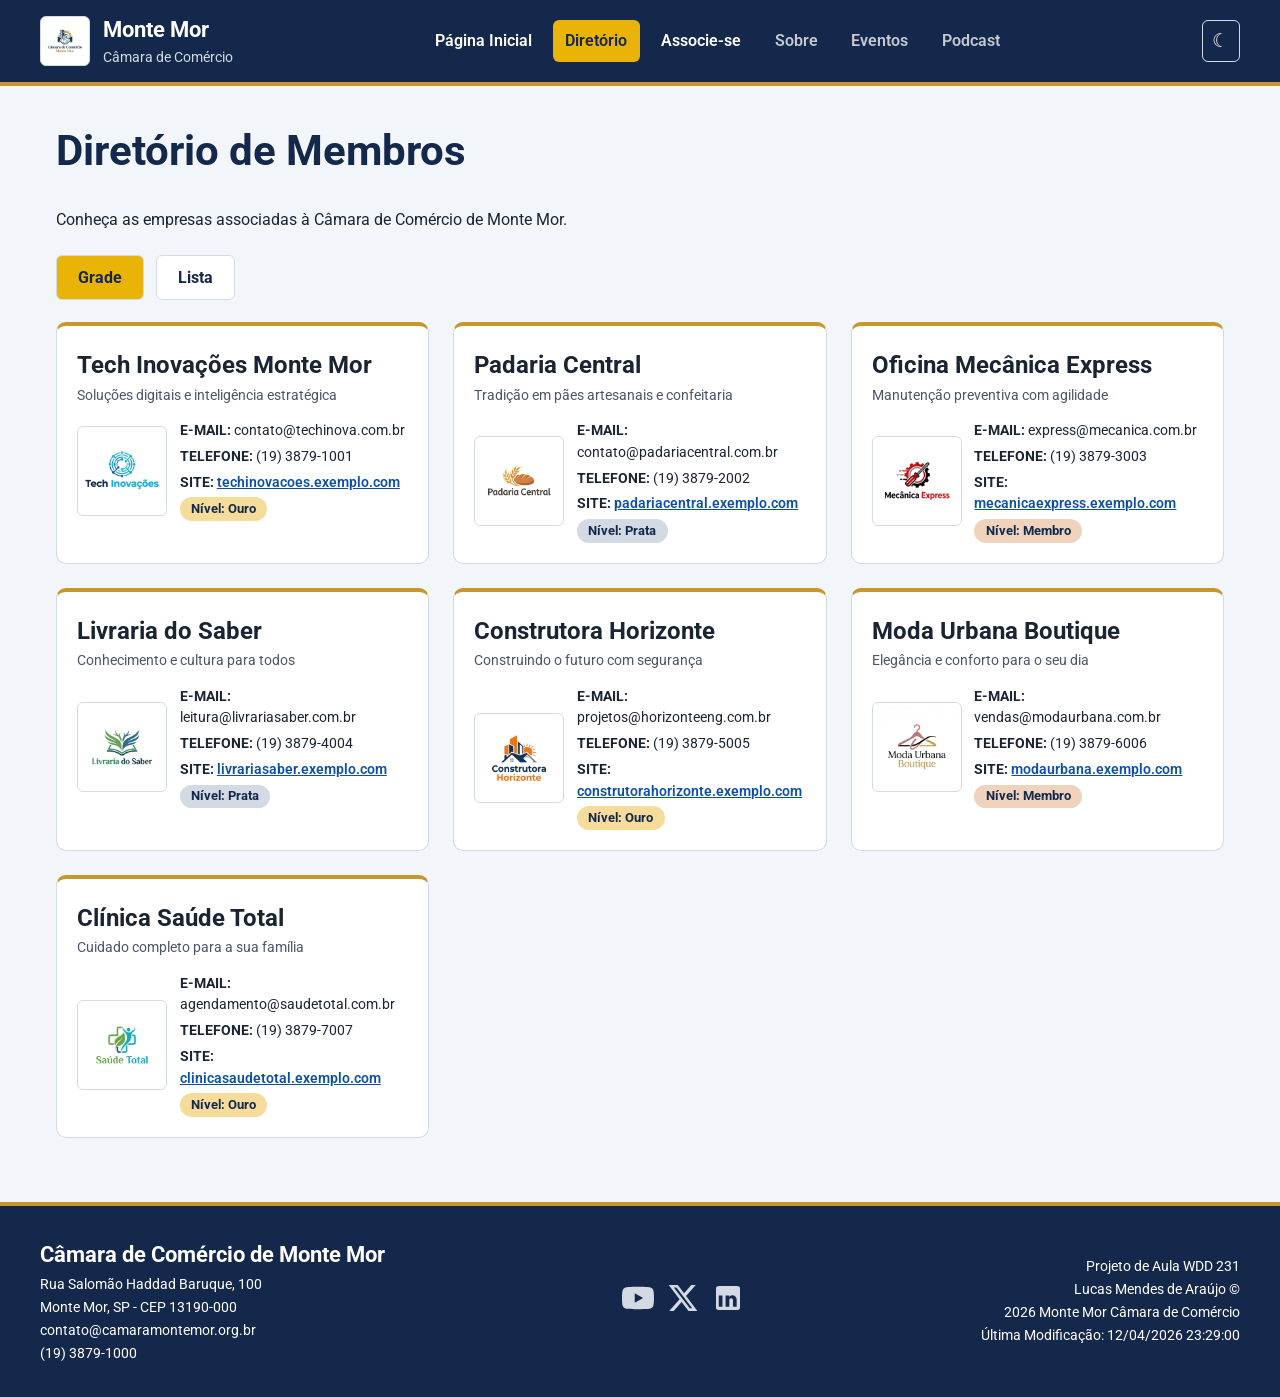
<file: camara/diretorio.html>
<!DOCTYPE html>
<html lang="pt-BR">
<head>
  <meta charset="UTF-8">
  <meta name="viewport" content="width=device-width, initial-scale=1.0">
  <title>Diretório de Membros | Câmara de Comércio de Monte Mor</title>
  <meta name="description" content="Diretório oficial de empresas e membros da Câmara de Comércio de Monte Mor.">
  <meta name="author" content="Lucas Mendes de Araújo">

  <link rel="icon" href="imagens/camara.ico" type="image/x-icon">

  <link rel="preconnect" href="https://fonts.googleapis.com">
  <link rel="preconnect" href="https://fonts.gstatic.com" crossorigin>
  <link href="https://fonts.googleapis.com/css2?family=Roboto:wght@400;600;700&display=swap" rel="stylesheet" media="print" onload="this.media='all'">
  <noscript>
    <link href="https://fonts.googleapis.com/css2?family=Roboto:wght@400;600;700&display=swap" rel="stylesheet">
  </noscript>

  <link rel="stylesheet" href="estilos/telas-pequenas.css">
  <link rel="stylesheet" href="estilos/telas-grandes.css" media="(min-width: 768px)">
  
  <script src="scripts/diretorio.js" defer></script>
</head>
<body>
  <header>
    <div class="header-container">
      <div class="marca">
        <img src="imagens/camara.jpg" alt="Logótipo da Câmara de Comércio de Monte Mor" class="logo-camara" width="50" height="50">
        <div class="marca-texto">
          <span class="nome-camara">Monte Mor</span>
          <span class="subtitulo-camara">Câmara de Comércio</span>
        </div>
      </div>

      <div class="controles-cabecalho">
        <button id="modo-escuro" aria-label="Alternar tema claro e escuro">&#9790;</button>
        <button id="btn-hamburguer" aria-label="Abrir menu de navegação">&#9776;</button>
      </div>

      <nav id="menu-navegacao" aria-label="Navegação principal">
        <ul id="lista-menu">
          <li><a href="index.html">Página Inicial</a></li>
          <li><a href="diretorio.html" class="active" aria-current="page">Diretório</a></li>
          <li><a href="associacao.html">Associe-se</a></li>
          <li><a role="link" title="Em breve" aria-disabled="true">Sobre</a></li>
          <li><a role="link" title="Em breve" aria-disabled="true">Eventos</a></li>
          <li><a role="link" title="Em breve" aria-disabled="true">Podcast</a></li>
        </ul>
      </nav>
    </div>
  </header>

  <main>
    <h1>Diretório de Membros</h1>
    <p class="intro">Conheça as empresas associadas à Câmara de Comércio de Monte Mor.</p>

    <div class="visualizacao-botoes">
      <button id="btn-grade" class="ativo" aria-label="Exibir em grade">Grade</button>
      <button id="btn-lista" aria-label="Exibir em lista">Lista</button>
    </div>

    <section id="membros-container" class="grid">
      <p>Carregando membros...</p>
    </section>
  </main>

  <footer>
    <div class="footer-bloco footer-contato">
      <h2>Câmara de Comércio de Monte Mor</h2>
      <p>Rua Salomão Haddad Baruque, 100</p>
      <p>Monte Mor, SP - CEP 13190-000</p>
      <p>contato@camaramontemor.org.br</p>
      <p>(19) 3879-1000</p>
    </div>

    <div class="footer-bloco footer-redes">
      <a href="https://youtube.com" target="_blank" rel="noopener noreferrer" aria-label="Acessar nosso canal no YouTube">
        <svg viewBox="0 0 24 24" class="icone-rede" aria-hidden="true"><path fill="currentColor" d="M23.498 6.186a3.016 3.016 0 0 0-2.122-2.136C19.505 3.545 12 3.545 12 3.545s-7.505 0-9.377.505A3.017 3.017 0 0 0 .502 6.186C0 8.07 0 12 0 12s0 3.93.502 5.814a3.016 3.016 0 0 0 2.122 2.136c1.871.505 9.376.505 9.376.505s7.505 0 9.377-.505a3.015 3.015 0 0 0 2.122-2.136C24 15.93 24 12 24 12s0-3.93-.502-5.814zM9.545 15.568V8.432L15.818 12l-6.273 3.568z"/></svg>
      </a>
      <a href="https://x.com" target="_blank" rel="noopener noreferrer" aria-label="Acessar nosso perfil no X">
        <svg viewBox="0 0 24 24" class="icone-rede" aria-hidden="true"><path fill="currentColor" d="M18.244 2.25h3.308l-7.227 8.26 8.502 11.24H16.17l-5.214-6.817L4.99 21.75H1.68l7.73-8.835L1.254 2.25H8.08l4.713 6.231zm-1.161 17.52h1.833L7.084 4.126H5.117z"/></svg>
      </a>
      <a href="https://linkedin.com" target="_blank" rel="noopener noreferrer" aria-label="Acessar nosso perfil no LinkedIn">
        <svg viewBox="0 0 24 24" class="icone-rede" aria-hidden="true"><path fill="currentColor" d="M19 3a2 2 0 0 1 2 2v14a2 2 0 0 1-2 2H5a2 2 0 0 1-2-2V5a2 2 0 0 1 2-2h14m-.5 15.5v-5.3a3.26 3.26 0 0 0-3.26-3.26c-.85 0-1.84.52-2.28 1.3v-1.11h-2.79v8.37h2.79v-4.93c0-.77.62-1.4 1.39-1.4a1.4 1.4 0 0 1 1.4 1.4v4.93h2.75M6.46 8.76c-.95 0-1.72-.77-1.72-1.72s.77-1.72 1.72-1.72 1.72.77 1.72 1.72-.77 1.72-1.72 1.72m1.4 9.74v-8.37H5.06v8.37z"/></svg>
      </a>
    </div>

    <div class="footer-bloco footer-desenvolvimento">
      <p>Projeto de Aula WDD 231</p>
      <p>Lucas Mendes de Araújo &copy;</p>
      <p><span id="ano-copyright"></span> Monte Mor Câmara de Comércio</p>
      <p>Última Modificação: <span id="ultima-modificacao"></span></p>
    </div>
  </footer>
</body>
</html>
</file>
<file: estilos/telas-pequenas.css>
* {
  box-sizing: border-box;
  margin: 0;
  padding: 0;
}

body {
  font-family: 'Roboto', Arial, sans-serif;
  color: #1a1a1a;
  background-color: #ffffff;
  line-height: 1.5;
}

header {
  background-color: #ffffff;
  border-bottom: 2px solid #333333;
}

.topo-header {
  display: flex;
  justify-content: space-between;
  align-items: center;
  padding: 0.75rem 1rem;
}

.logo-container {
  display: flex;
  align-items: center;
  gap: 0.75rem;
  font-size: 1.2rem;
  font-weight: 700;
}

.logo-container img {
  border-radius: 50%;
  object-fit: cover;
}

#menu-hamburguer {
  background-color: #f0f0f0;
  border: 1px solid #333333;
  font-size: 1.3rem;
  padding: 0.3rem 0.75rem;
  cursor: pointer;
}

#menu-navegacao {
  display: none;
  background-color: #1c1c1c;
  color: #ffffff;
  flex-direction: column;
}

#menu-navegacao.aberto {
  display: flex;
}

#menu-navegacao a {
  color: #ffffff;
  text-decoration: none;
  padding: 0.85rem 1rem;
  font-weight: 700;
  border-bottom: 1px solid #333333;
  transition: background-color 0.2s;
}

#menu-navegacao a:hover,
#menu-navegacao a.ativo {
  background-color: #333333;
}

main {
  padding: 1.25rem 1rem;
  max-width: 1000px;
  margin: 0 auto;
}

h1 {
  font-size: 1.8rem;
  font-weight: 700;
  margin-bottom: 1rem;
}

.grade-conteudo {
  display: flex;
  flex-direction: column;
  gap: 1.5rem;
}

.painel {
  border: 1px solid #333333;
  background-color: #e0e0e0;
}

.cabecalho-faixa {
  background-color: #1c1c1c;
  color: #ffffff;
  font-size: 1.1rem;
  text-align: center;
  padding: 0.6rem;
  font-weight: 700;
}

.corpo-painel {
  padding: 1.25rem;
}

.corpo-foto {
  display: flex;
  justify-content: center;
  align-items: center;
}

.corpo-foto img {
  width: 100%;
  max-width: 260px;
  height: auto;
  aspect-ratio: 3 / 4;
  border-radius: 6px;
  object-fit: cover;
  box-shadow: 0 2px 6px rgba(0, 0, 0, 0.15);
}

.filtros-cursos {
  display: grid;
  grid-template-columns: repeat(3, 1fr);
  gap: 0.5rem;
  margin-bottom: 1rem;
}

.btn-filtro {
  background-color: #e6e6e6;
  border: 1px solid #444444;
  border-radius: 4px;
  padding: 0.5rem;
  font-weight: 700;
  cursor: pointer;
  box-shadow: 0 1px 2px rgba(0, 0, 0, 0.2);
}

.btn-filtro:hover,
.btn-filtro.ativo {
  background-color: #1c1c1c;
  color: #ffffff;
}

.container-cursos {
  display: flex;
  flex-direction: column;
  gap: 0.5rem;
}

.cartao-curso {
  background-color: #d6d6d6;
  border: 1px solid #777777;
  border-radius: 4px;
  padding: 0.6rem;
  text-align: center;
  font-weight: 700;
  box-shadow: 0 1px 2px rgba(0, 0, 0, 0.15);
}

.cartao-curso.concluido {
  background-color: #bbf7d0;
  border-color: #166534;
  color: #14532d;
}

.total-creditos {
  text-align: center;
  margin-top: 1rem;
  font-weight: 700;
  font-size: 0.95rem;
}

.social-links-meio {
  display: flex;
  justify-content: center;
  gap: 1.5rem;
  margin-top: 1.5rem;
}

.social-links-meio a {
  color: #111111;
  text-decoration: none;
  display: inline-flex;
  align-items: center;
  transition: opacity 0.2s;
}

.social-links-meio a:hover {
  opacity: 0.7;
}

footer {
  background-color: #cccccc;
  text-align: center;
  padding: 1.25rem 1rem;
  margin-top: 2rem;
  border-top: 1px solid #999999;
  font-size: 0.85rem;
}

footer p {
  margin-bottom: 0.25rem;
}
</file>
<file: estilos/telas-grandes.css>
@media screen and (min-width: 768px) {
  #menu-hamburguer {
    display: none;
  }

  .topo-header {
    border-bottom: 1px solid #dddddd;
    padding: 1rem 2rem;
  }

  #menu-navegacao {
    display: flex;
    flex-direction: row;
    background-color: #1c1c1c;
    color: #ffffff;
    padding-left: 1.5rem;
  }

  #menu-navegacao a {
    border-bottom: none;
    border-right: 1px solid #333333;
    padding: 0.75rem 1.5rem;
  }

  main {
    max-width: 1050px;
    padding: 2rem;
  }

  .grade-conteudo {
    display: grid;
    grid-template-columns: 1fr 1fr;
    grid-template-rows: auto auto;
    gap: 1.5rem;
  }

  .painel-sobre {
    grid-column: 1 / 2;
  }

  .painel-foto {
    grid-column: 2 / 3;
  }

  .painel-certificados {
    grid-column: 1 / 3;
  }

  .corpo-foto img {
    max-width: 320px;
  }

  .container-cursos {
    display: grid;
    grid-template-columns: repeat(3, 1fr);
    gap: 1rem;
  }
}
</file>
<file: camara/estilos/telas-pequenas.css>
:root {
  --azul-escuro: #14284b;
  --azul-link: #0b4fa8;
  --ouro: #c8962b;
  --ouro-hover: #eab308;
  --foco: #9a6b00;
  --fundo: #f2f5f9;
  --superficie: #ffffff;
  --texto: #1b2433;
  --texto-suave: #4a5568;
  --borda: #d3dae4;
  --titulo: #14284b;
  --cabecalho-bg: #14284b;
  --branco: #ffffff;
  --transparente: #00000000;
  --sombra: #0000001a;
  --gradiente-heroi: #0e284bcc;
  --nivel-3-bg: #f6dc9a;
  --nivel-1-bg: #f0d3bd;
  --erro: #b91c1c;
}

body.dark-mode {
  --foco: #ffc857;
  --fundo: #0d1422;
  --superficie: #161f33;
  --texto: #e8edf5;
  --texto-suave: #b4bfd0;
  --borda: #2b3852;
  --titulo: #ffffff;
  --azul-link: #86b8ff;
  --cabecalho-bg: #0a1121;
  --erro: #fca5a5;
}

* {
  box-sizing: border-box;
  margin: 0;
  padding: 0;
}

body {
  font-size: 1rem;
  line-height: 1.6;
  font-family: "Roboto", sans-serif;
  color: var(--texto);
  background: var(--fundo);
}

button {
  font: inherit;
  border: 1px solid var(--borda);
  border-radius: 6px;
  cursor: pointer;
}

:focus-visible {
  outline: 3px solid var(--foco);
}

header,
footer {
  background: var(--cabecalho-bg);
  color: var(--branco);
}

header {
  border-bottom: 4px solid var(--ouro);
  padding: 0.8rem 1rem;
}

.marca,
.controles-cabecalho,
.visualizacao-botoes,
.cartao-corpo,
.footer-redes,
.carrossel-indicadores {
  display: flex;
  align-items: center;
  gap: 0.8rem;
}

.header-container,
.cartao-nivel-topo,
.modal-cabecalho,
.carrossel-controles {
  display: flex;
  flex-wrap: wrap;
  align-items: center;
  justify-content: space-between;
  gap: 0.8rem;
  max-width: 1200px;
  margin: 0 auto;
}

img {
  border-radius: 6px;
  object-fit: contain;
  background: var(--branco);
  border: 1px solid var(--borda);
  padding: 2px;
}

.marca-texto {
  display: flex;
  flex-direction: column;
  align-items: flex-start;
  gap: 0;
}

.nome-camara {
  font-size: 1.35rem;
  font-weight: 700;
}

.subtitulo-camara {
  font-size: 0.85rem;
  color: var(--borda);
}

.controles-cabecalho button {
  background: var(--transparente);
  padding: 0.3rem 0.6rem;
  font-size: 1.2rem;
  color: var(--branco);
}

.controles-cabecalho button:hover,
#lista-menu a:hover {
  background: var(--sombra);
}

nav {
  width: 100%;
}

#lista-menu {
  list-style: none;
  display: none;
  text-align: center;
}

#lista-menu.aberto {
  display: flex;
  flex-direction: column;
}

#lista-menu a {
  display: block;
  padding: 0.7rem;
  color: var(--branco);
  text-decoration: none;
  font-weight: 600;
  border-bottom: 1px solid var(--sombra);
}

.botao-cta,
.botao-modal,
.botao-enviar,
.botao-voltar,
.botao-fechar-modal {
  align-self: flex-start;
  padding: 0.65rem 1.3rem;
  border: 1px solid var(--transparente);
  border-radius: 6px;
  background: var(--ouro);
  color: var(--azul-escuro);
  font-weight: 700;
  text-decoration: none;
  text-align: center;
}

.visualizacao-botoes button,
.botao-secundario {
  align-self: flex-start;
  padding: 0.55rem 1.3rem;
  border: 1px solid var(--borda);
  border-radius: 6px;
  background: var(--superficie);
  color: var(--titulo);
  font-weight: 700;
  text-decoration: none;
  text-align: center;
}

.botao-carrossel {
  width: 42px;
  height: 42px;
  padding: 0;
  border-radius: 50%;
  background: var(--fundo);
  color: var(--titulo);
  border-color: var(--borda);
}

.indicador-carrossel {
  width: 12px;
  height: 12px;
  border-radius: 50%;
  border: 2px solid var(--titulo);
  background: var(--transparente);
}

.botao-cta:hover,
.botao-modal:hover,
.botao-enviar:hover,
.botao-voltar:hover,
.botao-fechar-modal:hover,
.botao-secundario:hover,
.botao-carrossel:hover,
.visualizacao-botoes button:hover,
#lista-menu a.active,
.ativo.ativo {
  background: var(--ouro-hover);
  color: var(--azul-escuro);
}

#lista-menu a[aria-disabled="true"] {
  opacity: 0.75;
}

main {
  display: flex;
  flex-direction: column;
  gap: 1.4rem;
  max-width: 1200px;
  margin: 0 auto;
  padding: 2rem 1rem 1rem;
}

main h1 {
  color: var(--titulo);
  font-size: clamp(1.9rem, 5vw, 2.6rem);
}

.heroi-container,
.carrossel-janela {
  position: relative;
  border-radius: 10px;
  overflow: hidden;
}

.imagem-heroi {
  width: 100%;
  height: auto;
  aspect-ratio: 2 / 1;
  object-fit: cover;
  display: block;
  border: 0;
  padding: 0;
}

.heroi-container::after {
  content: "";
  position: absolute;
  inset: auto 0 0;
  height: clamp(56px, 35%, 110px);
  background: linear-gradient(to top, var(--gradiente-heroi), var(--transparente));
  pointer-events: none;
}

.botao-cta {
  position: absolute;
  bottom: clamp(10px, 3vw, 20px);
  right: clamp(10px, 3vw, 20px);
  z-index: 2;
  max-width: calc(100% - 20px);
  padding: clamp(0.5rem, 1.8vw, 0.85rem) clamp(0.9rem, 3vw, 1.5rem);
  font-size: clamp(0.85rem, 2.2vw, 1rem);
}

.grid,
.conteudo-principal-grid {
  display: grid;
  gap: 1.5rem;
}

.painel-secao,
.cartao-membro,
dialog {
  background: var(--superficie);
  border: 1px solid var(--borda);
  border-top: 4px solid var(--ouro);
  border-radius: 10px;
  padding: 1.25rem;
}

.preco-plano,
label,
dd {
  font-weight: 700;
}

main ul {
  display: flex;
  flex-direction: column;
  padding-left: 1.25rem;
  margin: 0.5rem 0 1rem;
  gap: 0.5rem;
}

#membros-container,
#destaques-container,
#clima-container {
  min-height: 180px;
}

.slogan,
.dica-campo,
dt {
  font-size: 0.85rem;
  color: var(--texto-suave);
}

.cartao-dados a {
  color: var(--azul-link);
  font-weight: 600;
}

.nivel {
  align-self: flex-start;
  padding: 0.1rem 0.7rem;
  border-radius: 99px;
  font-size: 0.8rem;
  font-weight: 700;
  color: var(--azul-escuro);
  background: var(--borda);
}

.nivel-3 {
  background: var(--nivel-3-bg);
}

.nivel-1 {
  background: var(--nivel-1-bg);
}

.list .cartao-membro {
  border-top: 1px solid var(--borda);
  border-left: 5px solid var(--ouro);
}

.list img {
  display: none;
}

.list .cartao-corpo {
  display: block;
}

footer {
  display: flex;
  flex-direction: column;
  border-top: 4px solid var(--ouro);
  padding: 2rem 1rem;
  margin-top: 3rem;
  align-items: center;
  gap: 1.5rem;
  text-align: center;
  font-size: 0.9rem;
  content-visibility: auto;
  contain-intrinsic-size: auto 260px;
}

.icone-rede {
  width: 32px;
  height: 32px;
  color: var(--borda);
}

form,
.carrossel-niveis,
.acoes-confirmacao,
.cartao-membro,
.list {
  display: flex;
  flex-direction: column;
  gap: 0.85rem;
}

.campo-grupo,
.item-resumo,
.carrossel-paginacao,
.cartao-dados {
  display: flex;
  flex-direction: column;
  gap: 0.25rem;
  font-size: 0.85rem;
  overflow-wrap: anywhere;
}

.obrigatorio,
.erro-campo {
  color: var(--erro);
  font-weight: 600;
}

form [name] {
  width: 100%;
  padding: 0.7rem 0.85rem;
  font: inherit;
  border: 1px solid var(--borda);
  border-radius: 6px;
  background: var(--fundo);
  color: var(--texto);
}

textarea {
  resize: vertical;
  min-height: 7rem;
}

[aria-invalid="true"] {
  border-color: var(--erro);
}

.grade-niveis {
  display: flex;
}

[data-slide="1"] {
  transform: translateX(-100%);
}

[data-slide="2"] {
  transform: translateX(-200%);
}

[data-slide="3"] {
  transform: translateX(-300%);
}

.cartao-nivel {
  flex: 0 0 100%;
  min-height: 210px;
  justify-content: space-between;
  background: var(--fundo);
}

.carrossel-paginacao {
  align-items: center;
  color: var(--texto-suave);
}

@media (prefers-reduced-motion: no-preference) {
  .grade-niveis {
    transition: transform 0.4s ease;
    will-change: transform;
  }
}

dialog {
  margin: auto;
  max-width: 520px;
  width: calc(100% - 2rem);
}

dialog:not([open]) {
  content-visibility: auto;
}

dialog::backdrop {
  background: var(--gradiente-heroi);
}

.painel-confirmacao {
  max-width: 760px;
  margin: 0 auto 2rem;
}

dl {
  display: grid;
  gap: 0.75rem;
  margin: 1.25rem 0;
  padding: 1.25rem;
  border: 1px solid var(--borda);
  border-radius: 6px;
  background: var(--fundo);
}

.item-resumo + .item-resumo {
  padding-top: 0.6rem;
  border-top: 1px solid var(--borda);
}
</file>
<file: camara/estilos/telas-grandes.css>
@media screen and (min-width: 768px) {
  #btn-hamburguer {
    display: none;
  }

  #menu-navegacao {
    border-top: 1px solid var(--sombra);
    padding-top: 0.6rem;
  }

  #lista-menu {
    display: flex;
    gap: 0.5rem;
  }

  #lista-menu li a {
    border-bottom: none;
    border-radius: 6px;
    padding: 0.5rem 0.8rem;
  }

  .conteudo-principal-grid {
    grid-template-columns: 1.5fr 1fr;
  }

  #membros-container.grid {
    grid-template-columns: repeat(auto-fit, minmax(320px, 1fr));
  }

  #membros-container.list .cartao-membro,
  #membros-container.list .cartao-corpo {
    display: grid;
    align-items: center;
  }

  #membros-container.list .cartao-membro {
    grid-template-columns: 280px 1fr;
  }

  #membros-container.list .cartao-corpo {
    grid-template-columns: repeat(auto-fit, minmax(160px, 1fr));
  }

  .acoes-confirmacao,
  footer {
    flex-direction: row;
  }

  footer {
    justify-content: space-between;
    text-align: left;
    padding: 2rem max(2rem, calc((100% - 1200px) / 2));
  }

  .footer-desenvolvimento {
    text-align: right;
  }
}

@media screen and (min-width: 1024px) {
  #menu-navegacao {
    order: 2;
    width: auto;
    border: 0;
    padding: 0;
  }

  .controles-cabecalho {
    order: 3;
  }
}
</file>
